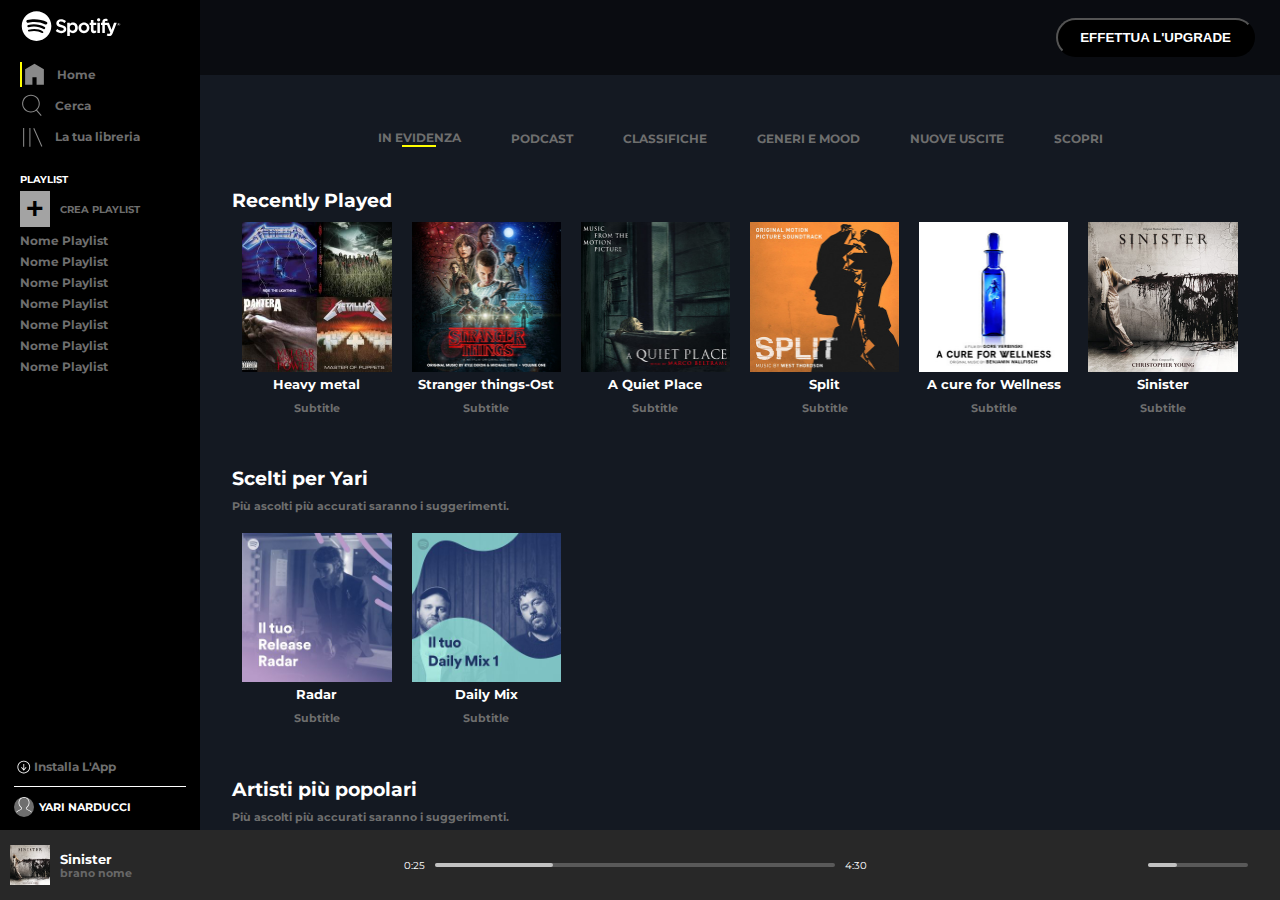
<file: index.html>
<!DOCTYPE html>
<html lang="en">
<head>
    
    <!-- Metadati -->

    <meta charset="UTF-8">
    <meta http-equiv="X-UA-Compatible" content="IE=edge">
    <meta name="viewport" content="width=device-width, initial-scale=1.0">
    <link rel="preconnect" href="https://fonts.googleapis.com">
    <link rel="preconnect" href="https://fonts.gstatic.com" crossorigin>
    <link href="https://fonts.googleapis.com/css2?family=Montserrat:wght@400;700&display=swap" rel="stylesheet"> 
    <link rel="stylesheet" href="https://cdnjs.cloudflare.com/ajax/libs/font-awesome/6.2.0/css/all.min.css" integrity="sha512-xh6O/CkQoPOWDdYTDqeRdPCVd1SpvCA9XXcUnZS2FmJNp1coAFzvtCN9BmamE+4aHK8yyUHUSCcJHgXloTyT2A==" crossorigin="anonymous" referrerpolicy="no-referrer" />
    <link rel="stylesheet" href="css/style.css">
    <link rel="shortcut icon" href="img/favicon.ico" type="image/x-icon">
    <title>Spotify</title>
</head>
<body>
    
<!-- Wrapper e nav laterale -->

<div id="wrapper">
    <nav id="lateral-bar">
        <img id="logo" src="img/logo.svg" alt="spotify-logo">
        <img id="logo-responsive" src="img/logo-small.svg" alt="Logo small">
            <ul class="option">
                <li id="home" ><img src="img/home.svg" alt="Homepage">
                    <a href="#" ><strong>
                        Home
                    </strong></a>
                    
                </li>
                <li>
                    <img src="img/search.svg" alt="Search">
                    <a href="#"><strong>
                        Cerca
                    </strong></a>
                </li>
                <li>
                    <img src="img/libreria.svg" alt="Library">
                    <a href="#"><strong>
                        La tua libreria
                    </strong></a>
                </li>
            </ul>
            <ul class="option-responsive">
                <li><img src="img/home.svg" alt="Homepage">
                   
                </li>
                <li>
                    <img src="img/search.svg" alt="Search">
                    
                </li>
                <li>
                    <img src="img/libreria.svg" alt="Library">
                    
                </li>
            </ul>

            <!-- My playlist -->

            <div class="option " id="middle">
                <ul>
                    <li>
                      <h5 class="white">
                         PLAYLIST
                      </h5>
                    </li>
                    <li>
                        <button  id="plus">
                            +
                        </button>
                        <h5>
                            CREA PLAYLIST
                        </h5>
                    </li>
                    <li><strong>
                        Nome Playlist
                    </strong></li>
                    <li><strong>
                        Nome Playlist
                    </strong></li>
                    <li><strong>
                        Nome Playlist
                    </strong></li>
                    <li><strong>
                        Nome Playlist
                    </strong></li>
                    <li><strong>
                        Nome Playlist
                    </strong></li>
                    <li><strong>
                        Nome Playlist
                    </strong></li>
                    <li><strong>
                        Nome Playlist
                    </strong></li>
                </ul>
            </div>

            <!-- Utente -->

            <div class=" fix">
               <div>
                    <img class="white " id="size"  src="img/download.svg" alt="">
                    <strong id="install">
                        Installa L'App
                    </strong>
                </div>
               
                <div id="line">
                    <img id="utent" src="img/profile.svg" alt="utente">
                    <h6 class="white " id="yari">
                        YARI NARDUCCI
                    </h6>
                </div>
             </div>
             
    </nav>
    
<!-- Parte Principale e nav superiore -->

    <main id="main-part">
        <nav id="up-bar">
            <button class="btn">
               <a href="#">
                EFFETTUA L'UPGRADE
               </a>
            </button>
        </nav>
      <div id="big-container">
        <nav id="menu">
            <ul>
                <li>
                    <a href="#">
                       <strong>
                       IN EVIDENZA
                       </strong>
                       <div class="line-bottom">
                        <hr>
                       </div>
                    </a>
                </li>
                <li>
                    <a href="#">
                       <strong>
                        PODCAST
                       </strong>
                       <div class="line-bottom">
                       </div>
                    </a>
                </li>
                <li>
                    <a href="#">
                       <strong>
                       CLASSIFICHE
                       </strong>
                       <div class="line-bottom">
                       </div>
                    </a>
                </li>
                <li>
                    <a href="#">
                       <strong>
                       GENERI E MOOD
                       </strong>
                       <div class="line-bottom">
                       </div>
                    </a>
                </li>
                <li>
                    <a href="#">
                       <strong>
                        NUOVE USCITE
                       </strong>
                       <div class="line-bottom">
                       </div>
                    </a>
                </li>
                <li>
                    <a href="#">
                       <strong>
                        SCOPRI
                       </strong>
                       <div class="line-bottom">
                       </div>
                    </a>
                </li>
            </ul>
           </nav>

           <!-- Ascoltati di Recente -->

           <section>
            <h3 class="white">
                Recently Played
            </h3>
            <div class="row">
                <div class="album">
                    <i class="fa-regular fa-circle-play white play-layover" ></i>
                    <div class="layover">
                       <img src="img/metal_lifting.jpg" alt="heavymetal">
                    </div>
                    <div>
                        <h5 class="white center">
                            Heavy metal
                        </h5>
                        <h6 class="center">
                            Subtitle
                        </h6>
                    </div>
                </div>
                <div class="album">
                    <i class="fa-regular fa-circle-play white play-layover" ></i>
                    <div class="layover">
                       <img src="img/stranger.jpeg" alt="Stranger ost">
                    </div>
                    <div>
                        <h5 class="white center">
                            Stranger things-Ost
                        </h5>
                        <h6 class="center">
                            Subtitle
                        </h6>
                    </div>
                </div>
                <div class="album">
                    <i class="fa-regular fa-circle-play white play-layover" ></i>
                    <div class="layover">
                       <img src="img/aquietplace.jpeg" alt="A Quiet Place">
                    </div>
                    <div>
                        <h5 class="white center">
                            A Quiet Place
                        </h5>
                        <h6 class="center">
                            Subtitle
                        </h6>
                    </div>
                </div>
                <div class="album">
                    <i class="fa-regular fa-circle-play white play-layover" ></i>
                    <div class="layover">
                       <img src="img/split.jpeg" alt="split">
                    </div>
                    <div>
                        <h5 class="white center">
                           Split
                        </h5>
                        <h6 class="center">
                            Subtitle
                        </h6>
                    </div>
                </div>
                <div class="album">
                    <i class="fa-regular fa-circle-play white play-layover" ></i>
                    <div class="layover">
                       <img src="img/cure.jpeg" alt="Cure">
                    </div>
                    <div>
                        <h5 class="white center">
                            A cure for Wellness
                        </h5>
                        <h6 class="center">
                            Subtitle
                        </h6>
                    </div>
                </div>
                <div class="album">
                    <i class="fa-regular fa-circle-play white play-layover" ></i>
                    <div class="layover">
                       <img src="img/sinister.jpeg" alt="sinister">
                    </div>
                    <div>
                        <h5 class="white center">
                            Sinister
                        </h5>
                        <h6 class="center">
                            Subtitle
                        </h6>
                    </div>
                </div>
            </div>
           </section>

           <!-- Scelti per te -->

           <section>
                <h3 class="white">
                    Scelti per Yari
                </h3>
                <h6>
                    Pi&ugrave; ascolti pi&ugrave; accurati saranno i suggerimenti.
                </h6>
                <div class="row">
                    <div class="album">
                        <i class="fa-regular fa-circle-play white play-layover" ></i>
                        <div class="layover">
                           <img src="img/radar.jpeg" alt="heavymetal">
                        </div>
                        <div>
                            <h5 class="white center">
                                Radar
                            </h5>
                            <h6 class="center">
                                Subtitle
                            </h6>
                        </div>
                    </div>
                    <div class="album">
                        <i class="fa-regular fa-circle-play white play-layover" ></i>
                        <div class="layover">
                           <img src="img/mixdaily.jpeg" alt="heavymetal">
                        </div>
                        <div>
                            <h5 class="white center">
                                Daily Mix
                            </h5>
                            <h6 class="center">
                                Subtitle
                            </h6>
                        </div>
                    </div>
                </div>
           </section>

           <!-- Artisti -->

           <section>
            <h3 class="white">
                Artisti pi&ugrave popolari
            </h3>
            <h6>
                Pi&ugrave; ascolti pi&ugrave; accurati saranno i suggerimenti.
            </h6>
            <div class="row">
                <div class="album ">
                    <i class="fa-regular fa-circle-play white play-layover" ></i>
                    <div class="layover radius">
                       <img src="img/youg.jpeg" alt="youg">
                    </div>
                    <div>
                        <h5 class="white center">
                            Lana del Rey
                        </h5>
                        <h6 class="center">
                            Subtitle
                        </h6>
                    </div>
                </div>
                <div class="album ">
                    <i class="fa-regular fa-circle-play white play-layover" ></i>
                    <div class="layover radius">
                       <img src="img/einaudi.jpeg" alt="Einaudi">
                    </div>
                    <div>
                        <h5 class="white center">
                            Einaudi
                        </h5>
                        <h6 class="center">
                            Subtitle
                        </h6>
                    </div>
                </div>
            </div>
       </section>
      </div>
      
    </main>
   
</div>

<!-- Footer -->

<footer>

    <!-- Parte Left-Player -->

     <div class="left-player">
        <img src="img/sinister.jpeg" alt="brano">
        <div class="song">
            <h5 class="white">Sinister</h5>
        <h6>brano nome</h6>
        </div>
        <div class="icon  left-flex">
            <i class="fa-regular fa-heart"></i>
            <i class="fa-regular fa-folder"></i>
         </div>
     </div> 

     <!-- Player Centrale -->

    <div class="player-center">
        <div id="console">
            
            <i class="fa-solid fa-shuffle white central"></i>
            <i class="fa-solid fa-backward-step white central"></i>
            <i class="fa-regular fa-circle-play white" id="play"></i>
            <i class="fa-solid fa-forward-step white central"></i>
            <i class="fa-sharp fa-solid fa-rotate-right white central"></i>

        </div>

       <!-- Barra di Riproduzione -->

      <div class="time-bar">
        <span  class="white time">0:25</span>
        <div class="bar-cont big">
            <div class="full"><i class="fa-solid fa-circle"></i></div>
        </div>
        <span class="white time">4:30</span>
        
       </div>
    </div>

    <!-- layer di Sinistra -->

    <div class="right-player">
        <i class="fa-solid fa-bars white"></i>
        <i class="fa-solid fa-tv white "></i>
        <i class="fa-solid fa-volume-high white"></i>
        <div class="bar-cont small">
            <div class="full"><i class="fa-solid fa-circle circle-voice"></i></div>
        </div>

    </div> 
  </footer>
 </body>
</html>
</file>
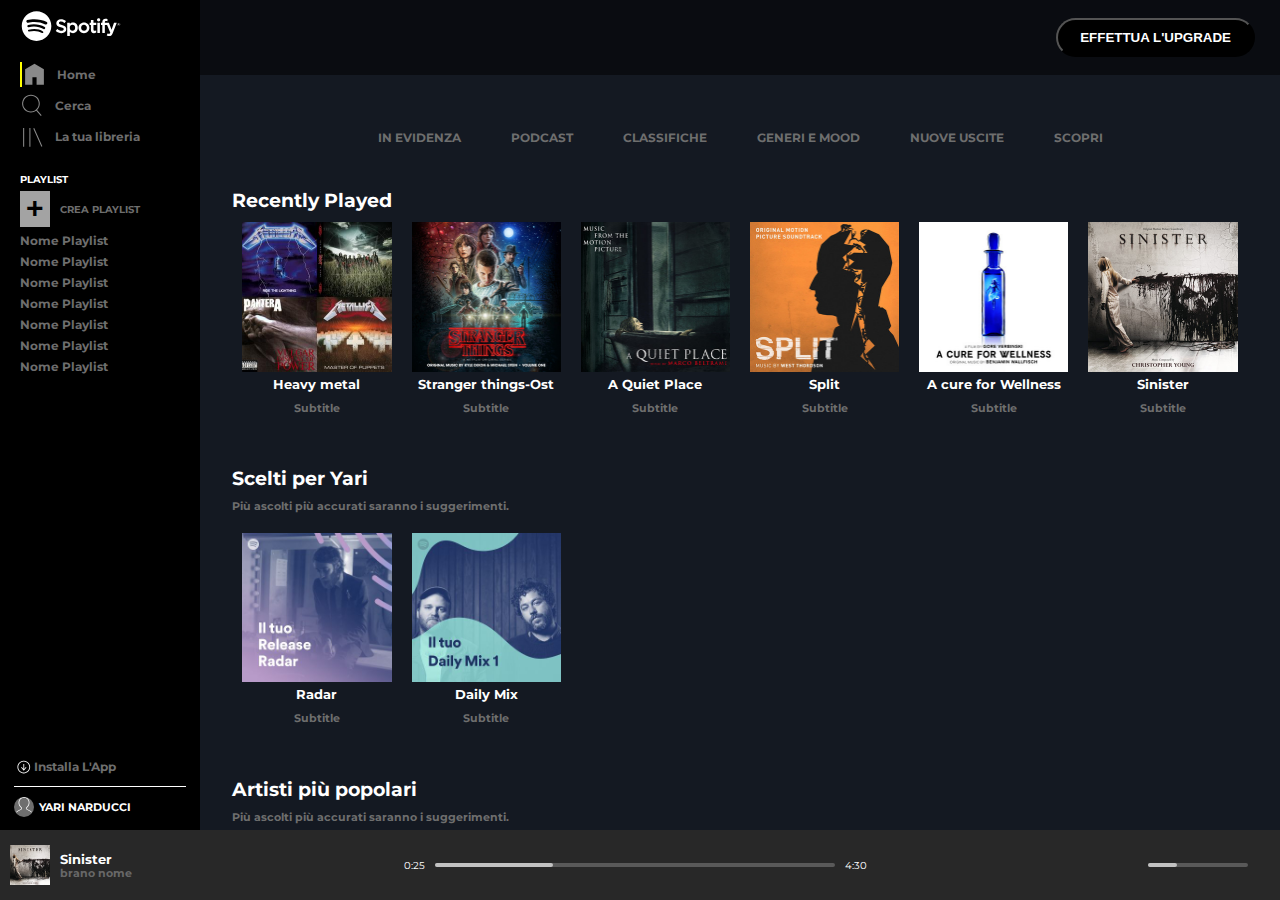
<file: spotify-bonus/index.html>
<!DOCTYPE html>
<html lang="en">
<head>
    
    <!-- Metadati -->

    <meta charset="UTF-8">
    <meta http-equiv="X-UA-Compatible" content="IE=edge">
    <meta name="viewport" content="width=device-width, initial-scale=1.0">
    <link rel="preconnect" href="https://fonts.googleapis.com">
    <link rel="preconnect" href="https://fonts.gstatic.com" crossorigin>
    <link href="https://fonts.googleapis.com/css2?family=Montserrat:wght@400;700&display=swap" rel="stylesheet"> 
    <link rel="stylesheet" href="https://cdnjs.cloudflare.com/ajax/libs/font-awesome/6.2.0/css/all.min.css" integrity="sha512-xh6O/CkQoPOWDdYTDqeRdPCVd1SpvCA9XXcUnZS2FmJNp1coAFzvtCN9BmamE+4aHK8yyUHUSCcJHgXloTyT2A==" crossorigin="anonymous" referrerpolicy="no-referrer" />
    <link rel="stylesheet" href="css/style.css">
    <link rel="shortcut icon" href="img/favicon.ico" type="image/x-icon">
    <title>Spotify</title>
</head>
<body>
    
<!-- Wrapper e nav laterale -->

<div id="wrapper">
    <nav id="lateral-bar">
        <img id="logo" src="img/logo.svg" alt="spotify-logo">
        <img id="logo-responsive" src="img/logo-small.svg" alt="Logo small">
            <ul class="option">
                <li id="home" ><img src="img/home.svg" alt="Homepage">
                    <a href="#" ><strong>
                        Home
                    </strong></a>
                    
                </li>
                <li>
                    <img src="img/search.svg" alt="Search">
                    <a href="#"><strong>
                        Cerca
                    </strong></a>
                </li>
                <li>
                    <img src="img/libreria.svg" alt="Library">
                    <a href="#"><strong>
                        La tua libreria
                    </strong></a>
                </li>
            </ul>
            <ul class="option-responsive">
                <li><img src="img/home.svg" alt="Homepage">
                   
                </li>
                <li>
                    <img src="img/search.svg" alt="Search">
                    
                </li>
                <li>
                    <img src="img/libreria.svg" alt="Library">
                    
                </li>
            </ul>

            <!-- My playlist -->

            <div class="option " id="middle">
                <ul>
                    <li>
                      <h5 class="white">
                         PLAYLIST
                      </h5>
                    </li>
                    <li>
                        <button  id="plus">
                            +
                        </button>
                        <h5>
                            CREA PLAYLIST
                        </h5>
                    </li>
                    <li><strong>
                        Nome Playlist
                    </strong></li>
                    <li><strong>
                        Nome Playlist
                    </strong></li>
                    <li><strong>
                        Nome Playlist
                    </strong></li>
                    <li><strong>
                        Nome Playlist
                    </strong></li>
                    <li><strong>
                        Nome Playlist
                    </strong></li>
                    <li><strong>
                        Nome Playlist
                    </strong></li>
                    <li><strong>
                        Nome Playlist
                    </strong></li>
                </ul>
            </div>

            <!-- Utente -->

            <div class=" fix">
               <div>
                    <img class="white " id="size"  src="img/download.svg" alt="">
                    <strong id="install">
                        Installa L'App
                    </strong>
                </div>
               
                <div id="line">
                    <img id="utent" src="img/profile.svg" alt="utente">
                    <h6 class="white " id="yari">
                        YARI NARDUCCI
                    </h6>
                </div>
             </div>
             
    </nav>
    
<!-- Parte Principale e nav superiore -->

    <main id="main-part">
        <nav id="up-bar">
            <button class="btn">
               <a href="#">
                EFFETTUA L'UPGRADE
               </a>
            </button>
        </nav>
      <div id="big-container">
        <nav id="menu">
            <ul>
                <li>
                    <a href="#">
                       <strong>
                       IN EVIDENZA
                       </strong>
                       <div>
                        <hr class="line-bottom">
                       </div>
                    </a>
                </li>
                <li>
                    <a href="#">
                       <strong>
                        PODCAST
                       </strong>
                       <div>
                        <hr class="line-bottom">
                       </div>
                    </a>
                </li>
                <li>
                    <a href="#">
                       <strong>
                       CLASSIFICHE
                       </strong>
                       <div>
                        <hr class="line-bottom">
                       </div>
                    </a>
                </li>
                <li>
                    <a href="#">
                       <strong>
                       GENERI E MOOD
                       </strong>
                       <div>
                        <hr class="line-bottom">
                       </div>
                    </a>
                </li>
                <li>
                    <a href="#">
                       <strong>
                        NUOVE USCITE
                       </strong>
                       <div>
                        <hr class="line-bottom">
                       </div>
                    </a>
                </li>
                <li>
                    <a href="#">
                       <strong>
                        SCOPRI
                       </strong>
                       <div >
                        <hr class="line-bottom">
                       </div>
                    </a>
                </li>
            </ul>
           </nav>

           <!-- Ascoltati di Recente -->

           <section>
            <h3 class="white">
                Recently Played
            </h3>
            <div class="row">
                <div class="album none-480">
                    <i class="fa-regular fa-circle-play white play-layover" ></i>
                    <div class="layover">
                       <img src="img/metal_lifting.jpg" alt="heavymetal">
                    </div>
                    <div>
                        <h5 class="white center">
                            Heavy metal
                        </h5>
                        <h6 class="center">
                            Subtitle
                        </h6>
                    </div>
                </div>
                <div class="album none-480">
                    <i class="fa-regular fa-circle-play white play-layover" ></i>
                    <div class="layover">
                       <img src="img/stranger.jpeg" alt="Stranger ost">
                    </div>
                    <div>
                        <h5 class="white center">
                            Stranger things-Ost
                        </h5>
                        <h6 class="center">
                            Subtitle
                        </h6>
                    </div>
                </div>
                <div class="album none-780">
                    <i class="fa-regular fa-circle-play white play-layover" ></i>
                    <div class="layover">
                       <img src="img/aquietplace.jpeg" alt="A Quiet Place">
                    </div>
                    <div>
                        <h5 class="white center">
                            A Quiet Place
                        </h5>
                        <h6 class="center">
                            Subtitle
                        </h6>
                    </div>
                </div>
                <div class="album none-780">
                    <i class="fa-regular fa-circle-play white play-layover" ></i>
                    <div class="layover">
                       <img src="img/split.jpeg" alt="split">
                    </div>
                    <div>
                        <h5 class="white center">
                           Split
                        </h5>
                        <h6 class="center">
                            Subtitle
                        </h6>
                    </div>
                </div>
                <div class="album none">
                    <i class="fa-regular fa-circle-play white play-layover" ></i>
                    <div class="layover">
                       <img src="img/cure.jpeg" alt="Cure">
                    </div>
                    <div>
                        <h5 class="white center">
                            A cure for Wellness
                        </h5>
                        <h6 class="center">
                            Subtitle
                        </h6>
                    </div>
                </div>
                <div class="album none">
                    <i class="fa-regular fa-circle-play white play-layover" ></i>
                    <div class="layover">
                       <img src="img/sinister.jpeg" alt="sinister">
                    </div>
                    <div>
                        <h5 class="white center">
                            Sinister
                        </h5>
                        <h6 class="center">
                            Subtitle
                        </h6>
                    </div>
                </div>
            </div>
           </section>

           <!-- Scelti per te -->

           <section>
                <h3 class="white">
                    Scelti per Yari
                </h3>
                <h6>
                    Pi&ugrave; ascolti pi&ugrave; accurati saranno i suggerimenti.
                </h6>
                <div class="row">
                    <div class="album none-480">
                        <i class="fa-regular fa-circle-play white play-layover" ></i>
                        <div class="layover">
                           <img src="img/radar.jpeg" alt="heavymetal">
                        </div>
                        <div>
                            <h5 class="white center">
                                Radar
                            </h5>
                            <h6 class="center">
                                Subtitle
                            </h6>
                        </div>
                    </div>
                    <div class="album none-480">
                        <i class="fa-regular fa-circle-play white play-layover" ></i>
                        <div class="layover">
                           <img src="img/mixdaily.jpeg" alt="heavymetal">
                        </div>
                        <div>
                            <h5 class="white center">
                                Daily Mix
                            </h5>
                            <h6 class="center">
                                Subtitle
                            </h6>
                        </div>
                    </div>
                </div>
           </section>

           <!-- Artisti -->

           <section>
            <h3 class="white">
                Artisti pi&ugrave popolari
            </h3>
            <h6>
                Pi&ugrave; ascolti pi&ugrave; accurati saranno i suggerimenti.
            </h6>
            <div class="row">
                <div class="album  none-480">
                    <i class="fa-regular fa-circle-play white play-layover" ></i>
                    <div class="layover radius">
                       <img src="img/youg.jpeg" alt="youg">
                    </div>
                    <div>
                        <h5 class="white center">
                            Lana del Rey
                        </h5>
                        <h6 class="center">
                            Subtitle
                        </h6>
                    </div>
                </div>
                <div class="album none-480 ">
                    <i class="fa-regular fa-circle-play white play-layover" ></i>
                    <div class="layover radius">
                       <img src="img/einaudi.jpeg" alt="Einaudi">
                    </div>
                    <div>
                        <h5 class="white center">
                            Einaudi
                        </h5>
                        <h6 class="center">
                            Subtitle
                        </h6>
                    </div>
                </div>
            </div>
       </section>
      </div>
      
    </main>
   
</div>

<!-- Footer -->

<footer>

    <!-- Parte Left-Player -->

     <div class="left-player">
        <img src="img/sinister.jpeg" alt="brano">
        <div class="song">
            <h5 class="white">Sinister</h5>
        <h6>brano nome</h6>
        </div>
        <div class="icon  left-flex">
            <i class="fa-regular fa-heart"></i>
            <i class="fa-regular fa-folder"></i>
         </div>
     </div> 

     <!-- Player Centrale -->

    <div class="player-center">
        <div id="console">
            
            <i class="fa-solid fa-shuffle white central"></i>
            <i class="fa-solid fa-backward-step white central"></i>
            <i class="fa-regular fa-circle-play white" id="play"></i>
            <i class="fa-solid fa-forward-step white central"></i>
            <i class="fa-sharp fa-solid fa-rotate-right white central"></i>

        </div>

       <!-- Barra di Riproduzione -->

      <div class="time-bar">
        <span  class="white time">0:25</span>
        <div class="bar-cont big">
            <div class="full"><i class="fa-solid fa-circle"></i></div>
        </div>
        <span class="white time">4:30</span>
        
       </div>
    </div>

    <!-- layer di Sinistra -->

    <div class="right-player">
        <i class="fa-solid fa-bars white"></i>
        <i class="fa-solid fa-tv white "></i>
        <i class="fa-solid fa-volume-high white"></i>
        <div class="bar-cont small">
            <div class="full"><i class="fa-solid fa-circle circle-voice"></i></div>
        </div>

    </div> 
  </footer>
 </body>
</html>
</file>
<file: css/style.css>
/* Regole Generali */
*{
    margin: 0;
    padding: 0;
    box-sizing: border-box;
    list-style: none;
    text-decoration: none;
    
}
html {font-size:100%;}

body{
    font-family: 'Montserrat', sans-serif;
}

.white{
    color: white;
}
.center{
    text-align: center;
}

/* regole Wrapper  e section*/

#wrapper{
    display: flex;
    height: calc(100vh - 70px);
    overflow-y: auto;
    }
    section{
       margin:3%;
    }

 /* Regole Barra Laterale */

#lateral-bar{
width: 200px;
background-color:#000000;
}

#logo {
    width: 50%;
    margin: 11px 21px;
  }

#logo-responsive{
    display: none;
    width: 55%;
    
}
 
#home{
    border-left: yellow solid 2px;
    
} 

ul , #install{
    font-size: 12px;
}
ul a ,ul li , #install , .album h6 , section h6{
    color: #6E6E6E;
}
li{
    display: flex;
    justify-content: flex-start;
    align-items: center;
    gap: 10px;
    margin-top:6px;
}
li>img{
    cursor: pointer;
    width: 25px;
    height: 25px;
    filter: invert(44%) sepia(0%) saturate(209%) hue-rotate(189deg) brightness(97%) contrast(90%);
}
li:hover a{
    color: white;
    
}
li:hover , div #install:hover{
    cursor: pointer;
    color: white;
}
li:hover img{
    filter: invert(0%);
}

.option{
margin-left: 20px;
}
  .option-responsive img{
    display: none;
    
    
  }
  #middle{
   height: calc(100% - 238px);
   overflow-y: auto; 
  }

  #install{
    margin-left: 3px;
  }

  
  #plus {
    color: black;
    background-color: #a3a3a3;
    font-size: 30PX;
    font-weight: bold;
    border: none;
    padding: 2px 7px;
    text-align: center;
    padding: 0px 6px;
      padding-bottom: 0px;
    padding-bottom: 2px;
    cursor: pointer;
  }
  li #plus:hover{
    background-color: white;
  }

  .fix div{
    display: flex;
    margin: 0px 14px;
    border-bottom: ;
  }
 
.fix{
    display: flex;
    flex-direction: column;
    justify-content: flex-end;
}
.fix img{
    width: 17px;
}

#utent {
    width: 20px;
    background-color: #6E6E6E;
    padding: 0px 1px;
    border-radius: 50%;
  }
  #yari {
    align-self: center;
    margin-left: 5px;
  }

  #line {
    border-top: 1px solid white;
    margin-top: 10px;
    padding-top: 10px;
    
    
  }

  /* Regole  barra superiore */
#up-bar{
    padding: 18px 25px;
    background-color: rgba(0, 0, 0, 0.5);
    display: flex;
    justify-content: flex-end;
    position: fixed;
    z-index: 100;
    width: calc(100% - 200px);

}

/* Regole btn */

.btn a {
    text-decoration: none;
    color: white;
    
}

.btn:hover {
    transform: scale(1.1);
    cursor: pointer;
}

.btn{
color: white;
background-color: black;
padding: 10px 22px;
border-radius: 20px;
font-weight: bold;

}

/* Regole Parte Principale */

#main-part{
    flex-grow: 1;
    overflow-y: auto;
     width: calc(100% - 200px);
    background-color:#141922;
    
    
}

#big-container{
margin-top: 114px;
}


#menu ul {
    display: flex;
    justify-content: center;

    /* Wrap permette agli elementi li di andare a capo in modo responsive quando stringiamo il broswer */
    
    flex-wrap: wrap;
}

#menu li{
    padding: 10px 25px;
  }

 

  #menu li:hover{
    color: #6e6e6e;
  }
  .line-bottom hr {
    border: yellow solid 1px;
    width: 40%;
    margin: auto;
  }
  
  /* Regole Album */
  .row{
    display: flex;
    flex-wrap: wrap;
  }
 .album{
    width: calc(100%/6 - 20px);
    margin: 10px;
    position: relative;
}

.album img {
    width: 100%;
}

.layover:hover{
    opacity: 0.1;
    cursor: pointer;
 }

.play-layover{
    position: absolute;
    font-size: 70px;
    top: 25%;
    left: 26%;
    display: none;
}

 .album:hover .play-layover ,.for-you:hover .play-layover{
    display: block;
    }

section h6 {
    margin: 10px 0px;
}

.radius img{
    border-radius: 50%;
}


/* Regole footer */
footer{
    height: 70px;
    width: 100%;
    display: flex;
    justify-content: space-between;
    align-items: center;
    background-color: #282828;
    
}

.left-player {
    display: flex;
    align-items: center;
    justify-content: space-evenly;
    height: 100%;
    
  }

/* Regole Player inistra */

.left-player img{
    width: 40px;
    margin: 0px 10px;
    
}

.song h6 , .left-flex i{
    color:#686868;
}

.song h6:hover{
    color: white;
    text-decoration: underline;
    cursor: pointer;
}

.left-flex  i {
    margin: 0px 5px;
   
  }

.left-flex i:hover {
    color: white;
}

/* Player Centrale */

#play{
    font-size: 25px;
    transition: 0.5s;
}
#play:hover{
    transform: scale(1.3);
}

  #console{
    display: flex;
    justify-content: center;
    font-size: 15px;
    
  }

  #console .central{
    align-self: center;
    margin: 0px 15px;
  }

/* Regole Barra di Riproduzione */

  .time-bar{

    display: flex;
    align-items: center;
    

}
.right-player {
    padding-right: 32px;
     display: flex;
     align-items: center;

}

.right-player i {
    margin-right: 10px;
    font-size: 9px;

}


.bar-cont {
    border: 2px #595959 solid;
    height: 0px;
    border-radius: 2px;
    display: flex;

}

.full {

    border: 2px #c2c2c2 solid;
    width: 30%;
    height: 0;
    border-radius: 2px;
    position: relative;
    bottom: 2px;
    right: 2px;
    display: flex;
    justify-content: flex-end;
    color: white;

}

.fa-circle {
    position: relative;
    bottom: 6px;
    left: 5px;
    font-size: 10px;
    display: none;
  }

.circle-voice {

    position: relative;
    bottom: 5px;
    left: 16px;
    display: none;

}

.big{

  width: 400px;

} 
  .big:hover .fa-circle {
    display: block;
}
.big:hover .full{
  border: lime 2px solid;
}
.small {

    width: 100px;

    
}

.small:hover .fa-circle{
    display: block;
}

.small:hover .full{
    border: lime 2px solid;
}

.time-bar span {

    margin: 0 10px;

}

.time{
    font-size: 10px;
}
/* Responsive  smartphone*/

/* Responsive barra laterale */

@media all and (max-width:575px){
    #lateral-bar{
        width: 10%;
        
    }
    .option-responsive img{
        display: block;
    }
    .option{
        display: none;
    }
    #logo-responsive{
        display: block;
    }
    #logo{
        display: none;
    }
    #up-bar{
        width: calc(100% - 50px);
    }
    .fix{
        height: 70%
    }
   

    #install{
        display: none;
    }
    
    #yari{
        display: none;
    }
    #line{
        border: none;
    }
    
/* Responsive player */
    #console{
       
        font-size: 11px;
    }

    .big{
        max-width: 100px;
    }

    .left-player img{
        display: none;

    }
   
}

/* break-point*/


/* parte player */
@media screen and ( min-width:1000px){
    .big{
       max-width: 400px
        
    }
    .small {
        max-width: 100px;
      }
        
}
/* Parte Main */
@media screen and ( max-width:1250px){
    .play-layover{
        top: 20%;
    }
}
@media screen and ( max-width:1200px){
    .play-layover{
        top: 20%;
        font-size: 55px;
        left: 30%;
    }
}
@media screen and (max-width:1000px) {
    
    .album{
        width: calc(100%/5 - 18px);
       }
}

@media screen and (max-width:900px) {
    .big{
        width: 300px
         
     }
     .small {
         max-width: 80px;
       }

       /* Parte Main */
       .album{
        width: calc(100%/5 - 18px);
       }
       .play-layover {
        top: 17%;
        
        left: 26%;
      }
}

@media screen and (max-width:850px) {
    
    .play-layover {
        top: 17%;
        left: 31%;
        font-size: 45px;
      }
}


@media screen and (max-width:780px) {
    .big{
        width: 200px
         
     }
     .small {
         max-width: 40px;
       }
       /* Parte main */
       .album {
        width: calc(90%/2 - 20px);
      }
      .play-layover {
        top: 27%;
        left: 31%;
        font-size: 70px;
      }
}
  @media screen and (max-width: 650px){
    .play-layover {
        top: 27%;
        left: 31%;
        font-size: 56px;
      }
  }
</file>
<file: spotify-bonus/css/style.css>
/* Regole Generali */
*{
    margin: 0;
    padding: 0;
    box-sizing: border-box;
    list-style: none;
    text-decoration: none;
    
}
html {font-size:100%;}

body{
    font-family: 'Montserrat', sans-serif;
}

.white{
    color: white;
}
.center{
    text-align: center;
}

/* regole Wrapper  e section*/

#wrapper{
    display: flex;
    height: calc(100vh - 70px);
    overflow-y: auto;
    }
    section{
       margin:3%;
    }

 /* Regole Barra Laterale */

#lateral-bar{
width: 200px;
background-color:#000000;
}

#logo {
    width: 50%;
    margin: 11px 21px;
  }

#logo-responsive{
    display: none;
    width: 55%;
    
}
 
#home{
    border-left: yellow solid 2px;
    
} 

ul , #install{
    font-size: 12px;
}
ul a ,ul li , #install , .album h6 , section h6{
    color: #6E6E6E;
}
li{
    display: flex;
    justify-content: flex-start;
    align-items: center;
    gap: 10px;
    margin-top:6px;
}
li>img{
    cursor: pointer;
    width: 25px;
    height: 25px;
    filter: invert(44%) sepia(0%) saturate(209%) hue-rotate(189deg) brightness(97%) contrast(90%);
}
li:hover a{
    color: white;
    
}
li:hover , div #install:hover{
    cursor: pointer;
    color: white;
}
li:hover img{
    filter: invert(0%);
}

.option{
margin-left: 20px;
}
  .option-responsive img{
    display: none;
    
    
  }
  #middle{
   height: calc(100% - 238px);
   overflow-y: auto; 
  }

  #install{
    margin-left: 3px;
  }

  
  #plus {
    color: black;
    background-color: #a3a3a3;
    font-size: 30PX;
    font-weight: bold;
    border: none;
    padding: 2px 7px;
    text-align: center;
    padding: 0px 6px;
      padding-bottom: 0px;
    padding-bottom: 2px;
    cursor: pointer;
  }
  li #plus:hover{
    background-color: white;
  }

  .fix div{
    display: flex;
    margin: 0px 14px;
    border-bottom: ;
  }
 
.fix{
    display: flex;
    flex-direction: column;
    justify-content: flex-end;
}
.fix img{
    width: 17px;
}

#utent {
    width: 20px;
    background-color: #6E6E6E;
    padding: 0px 1px;
    border-radius: 50%;
  }
  #yari {
    align-self: center;
    margin-left: 5px;
  }

  #line {
    border-top: 1px solid white;
    margin-top: 10px;
    padding-top: 10px;
    
    
  }

  /* Regole  barra superiore */
#up-bar{
    padding: 18px 25px;
    background-color: rgba(0, 0, 0, 0.5);
    display: flex;
    justify-content: flex-end;
    position: fixed;
    z-index: 100;
    width: calc(100% - 200px);

}

/* Regole btn */

.btn a {
    text-decoration: none;
    color: white;
    transition: all 0.5s;
    
}

.btn:hover {
    transform: scale(1.1);
    cursor: pointer;
    background-color: lightblue;
    
}

.btn a:hover{
    color: #000000;
}

.btn{
color: white;
background-color: black;
padding: 10px 22px;
border-radius: 20px;
font-weight: bold;
transition: 0.5s ease-in-out;

}

/* Regole Parte Principale */

#main-part{
    flex-grow: 1;
    overflow-y: auto;
     width: calc(100% - 200px);
    background-color:#141922;
    
    
}

#big-container{
margin-top: 114px;
}


#menu ul {
    display: flex;
    justify-content: center;

    /* Wrap permette agli elementi li di andare a capo in modo responsive quando stringiamo il broswer */
    
    flex-wrap: wrap;
}

#menu li{
    padding: 10px 25px;
    transition: ease 1s;
  }

 

  #menu li:hover{
    background-color: red;
  }
  .line-bottom  {
    border: yellow solid 1px;
    width: 40%;
    margin: auto;
    opacity: 0;
    transition: 1s;
  }

  li:hover .line-bottom{
   opacity: 5;
   transform: scale(1.5);
  }

  
  
  /* Regole Album */
  .row{
    display: flex;
    flex-wrap: wrap;
  }
 .album{
    width: calc(100%/6 - 20px);
    margin: 10px;
    position: relative;
    
}



.album img {
    width: 100%;
}
.layover{
    transition: ease-in-out 0.5s;
}

.layover:hover{
    opacity: 0.1;
    cursor: pointer;
 }

.play-layover{
    position: absolute;
    font-size: 70px;
    top: 25%;
    left: 26%;
    transition: ease-in-out 0.5s;
    display: none;

}

 .album:hover .play-layover {
    display: block;
    transform: scale(1.0);
    }

section h6 {
    margin: 10px 0px;
}

.radius img{
    border-radius: 50%;
}


/* Regole footer */
footer{
    height: 70px;
    width: 100%;
    display: flex;
    justify-content: space-between;
    align-items: center;
    background-color: #282828;
    
}

.left-player {
    display: flex;
    align-items: center;
    justify-content: space-evenly;
    height: 100%;
    
  }

/* Regole Player inistra */

.left-player img{
    width: 40px;
    margin: 0px 10px;
    
}

.song h6 , .left-flex i{
    color:#686868;
}

.song h6:hover{
    color: white;
    text-decoration: underline;
    cursor: pointer;
}

.left-flex  i {
    margin: 0px 5px;
   
  }

.left-flex i:hover {
    color: white;
}

/* Player Centrale */

#play{
    font-size: 25px;
    transition: 0.5s;
}
#play:hover{
    transform: scale(1.3);
}

  #console{
    display: flex;
    justify-content: center;
    font-size: 15px;
    
  }

  #console .central{
    align-self: center;
    margin: 0px 15px;
  }

/* Regole Barra di Riproduzione */

  .time-bar{

    display: flex;
    align-items: center;
    

}
.right-player {
    padding-right: 32px;
     display: flex;
     align-items: center;

}

.right-player i {
    margin-right: 10px;
    font-size: 9px;

}


.bar-cont {
    border: 2px #595959 solid;
    height: 0px;
    border-radius: 2px;
    display: flex;

}

.full {

    border: 2px #c2c2c2 solid;
    width: 30%;
    height: 0;
    border-radius: 2px;
    position: relative;
    bottom: 2px;
    right: 2px;
    display: flex;
    justify-content: flex-end;
    color: white;

}

.fa-circle {
    position: relative;
    bottom: 6px;
    left: 5px;
    font-size: 10px;
    display: none;
  }

.circle-voice {

    position: relative;
    bottom: 5px;
    left: 16px;
    display: none;

}

.big{

  width: 400px;

} 
  .big:hover .fa-circle {
    display: block;
}
.big:hover .full{
  border: lime 2px solid;
}
.small {

    width: 100px;

    
}

.small:hover .fa-circle{
    display: block;
}

.small:hover .full{
    border: lime 2px solid;
}

.time-bar span {

    margin: 0 10px;

}

.time{
    font-size: 10px;
}
/* Responsive  smartphone*/

/* Responsive barra laterale */

@media all and (max-width:575px){
    #lateral-bar{
        width: 10%;
        
    }
    .option-responsive img{
        display: block;
    }
    .option{
        display: none;
    }
    #logo-responsive{
        display: block;
    }
    #logo{
        display: none;
    }
    #up-bar{
        width: calc(100% - 50px);
    }
    .fix{
        height: 70%
    }
   

    #install{
        display: none;
    }
    
    #yari{
        display: none;
    }
    #line{
        border: none;
    }
    
/* Responsive player */
    #console{
       
        font-size: 11px;
    }

    .big{
        max-width: 100px;
    }

    .left-player img{
        display: none;

    }
   
}

@media screen and ( max-width:350px){
    .big{
       width: 80px
        
    }
    .small {
        width: 25px;
      }
        
}

/* break-point*/


/* parte player */
@media screen and ( min-width:1000px){
    .big{
       width: 400px
        
    }
    .small {
        width: 100px;
      }
        
}
/* Parte Main */
@media screen and ( max-width:1250px){
    .play-layover{
        top: 20%;
    }
}
@media screen and ( max-width:1200px){
    .play-layover{
        top: 20%;
        font-size: 55px;
        left: 30%;
    }
}
@media screen and (max-width:1000px) {
    
    .album{
        width: calc(100%/4 - 20px);
       }
       .none{
        display: none;

       }
}

@media screen and (max-width:900px) {
    .big{
        width: 300px
         
     }
     .small {
         max-width: 80px;
       }

       
       .album{
        width: calc(100%/4 - 20px);
       }
       .play-layover {
        top: 17%;
        
        left: 26%;
      }
}

@media screen and (max-width:850px) {
    
    .play-layover {
        top: 17%;
        left: 31%;
        font-size: 45px;
      }
}


@media screen and (max-width:780px) {
    .big{
        width: 200px
         
     }
     .small {
         max-width: 40px;
       }
       /* Parte main */
       .album {
        width: calc(90%/2 - 20px);
      }
      .none-780{
        display: none;
      }
      .play-layover {
        top: 27%;
        left: 31%;
        font-size: 70px;
      }
}
  @media screen and (max-width: 650px){
    .play-layover {
        top: 27%;
        left: 31%;
        font-size: 56px;
      }
  }
  @media screen and (max-width: 480px){
    .none-480{
        display: none;
    }
  }

  @media screen and (max-height:200px){
        #up-bar{
            opacity: 0;
        }
  }
</file>
